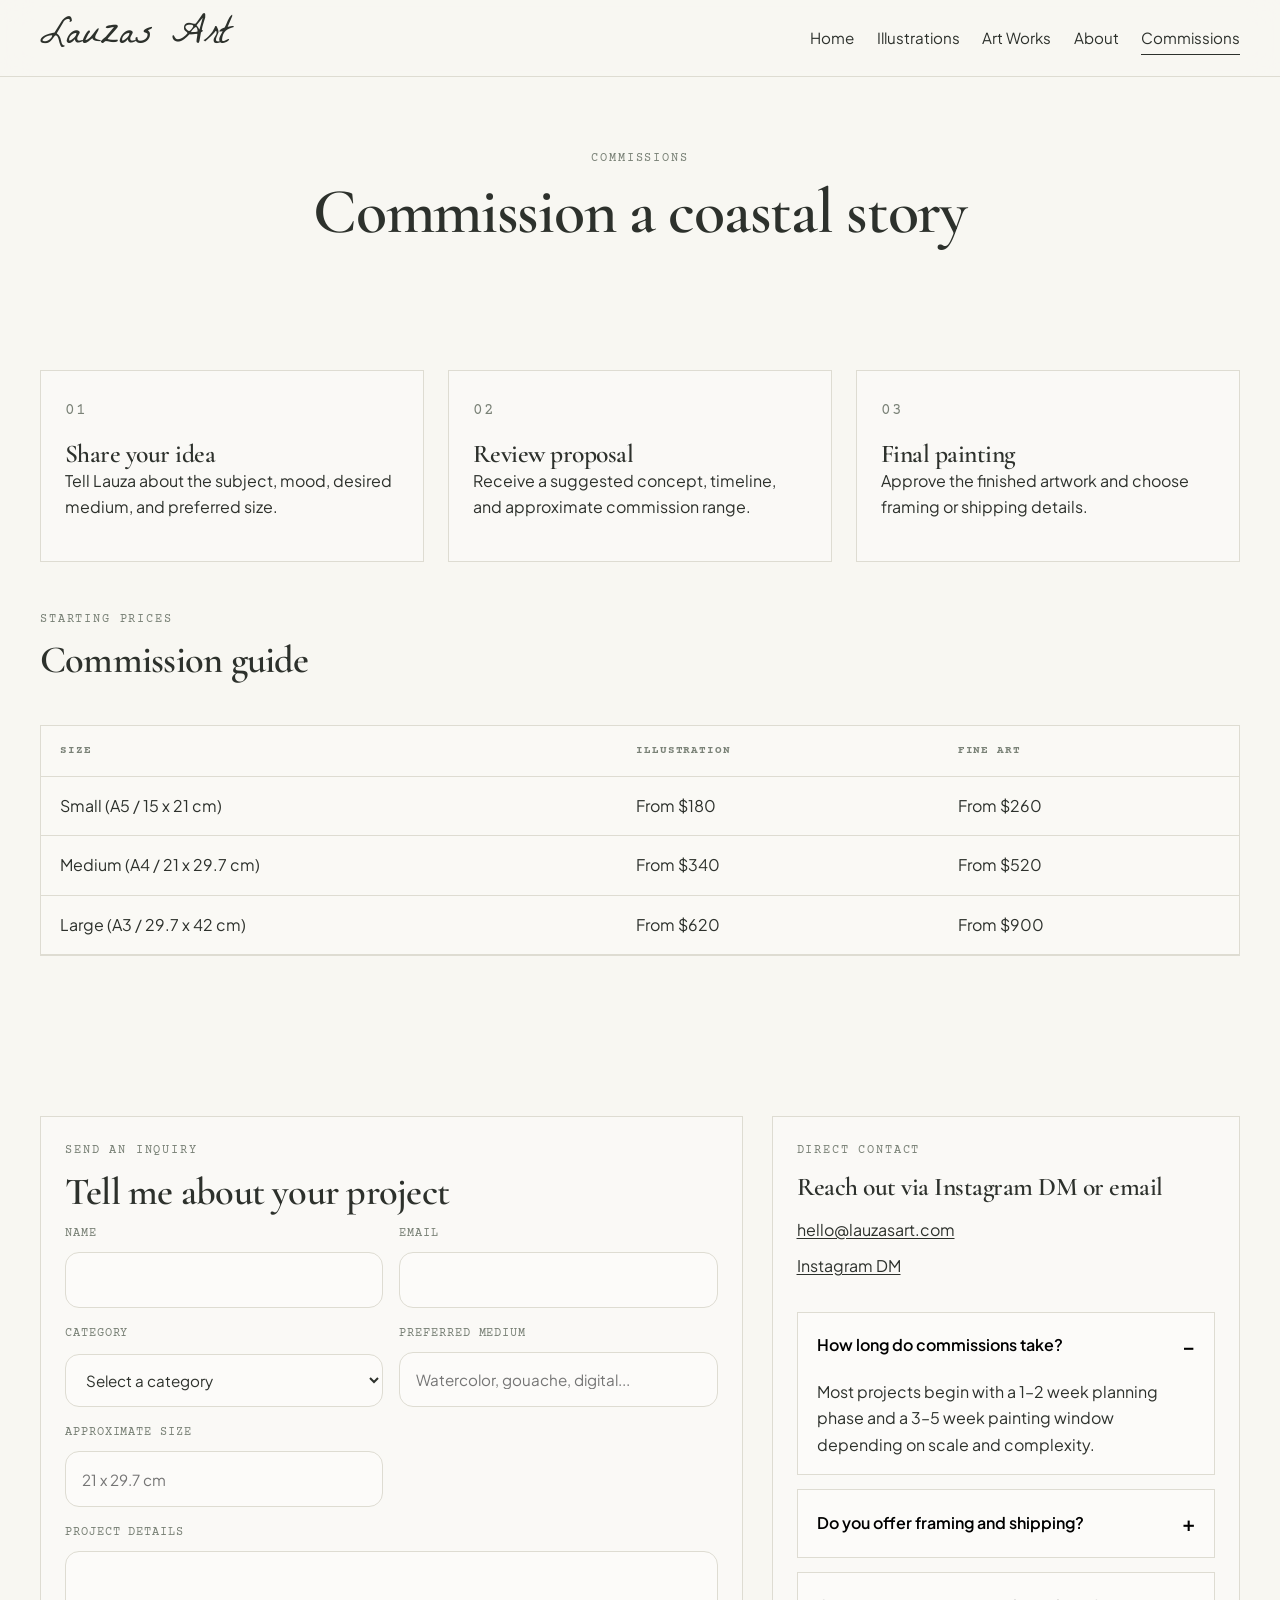
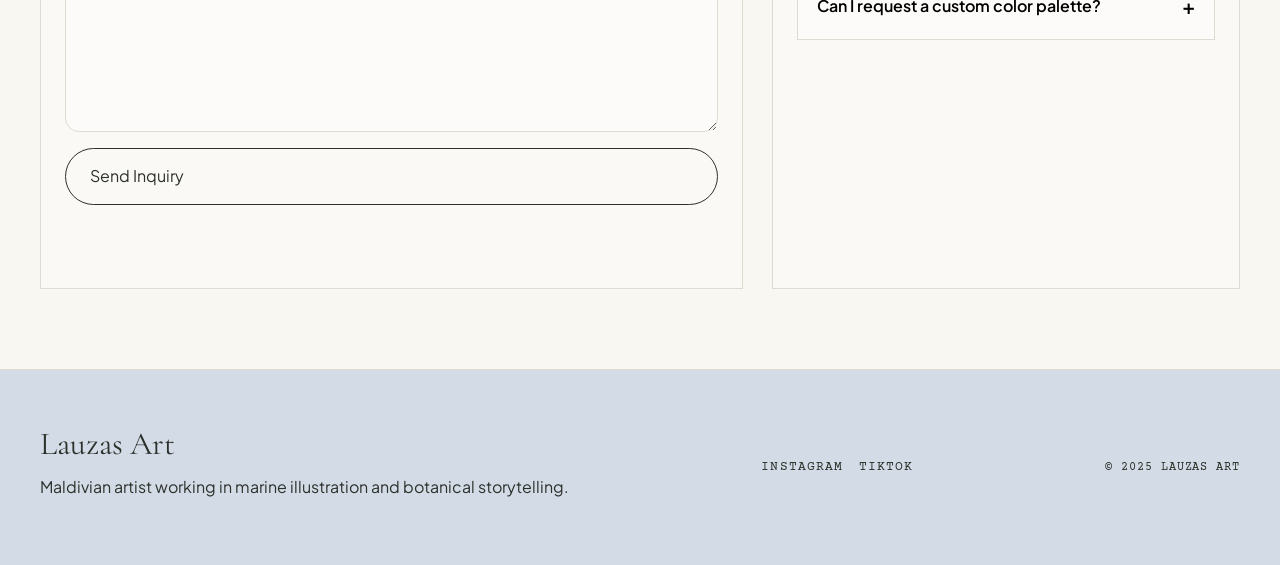
<file: contact.html>
<!DOCTYPE html>
<html lang="en">
  <head>
    <meta charset="UTF-8" />
    <meta name="viewport" content="width=device-width, initial-scale=1.0" />
    <meta
      name="description"
      content="Commission a custom illustration or fine art piece from Lauzas Art and ask questions about timelines, pricing and shipping."
    />
    <title>Lauzas Art | Commissions</title>
    <link rel="preconnect" href="https://fonts.googleapis.com" />
    <link rel="preconnect" href="https://fonts.gstatic.com" crossorigin />
    <link
      href="https://fonts.googleapis.com/css2?family=Cormorant+Garamond:wght@400;500;600;700&family=Courier+Prime:wght@400;700&family=Plus+Jakarta+Sans:wght@400;500;600;700&family=La+Belle+Aurore&display=swap"
      rel="stylesheet"
    />
    <link rel="stylesheet" href="css/styles.css" />
  </head>
  <body class="page-contact">
    <header class="site-header">
      <div class="container nav-shell">
        <a class="brand" href="index.html" aria-label="Lauzas Art home">
          <span class="brand-script">Lauzas Art</span>
        </a>

        <button class="nav-toggle" type="button" aria-expanded="false" aria-controls="site-nav">
          Menu
        </button>

        <nav id="site-nav" class="site-nav" aria-label="Main navigation">
          <a href="index.html">Home</a>
          <a href="illustrations.html">Illustrations</a>
          <a href="artworks.html">Art Works</a>
          <a href="about.html">About</a>
          <a href="contact.html" class="active">Commissions</a>
        </nav>
      </div>
    </header>

    <main>
      <section class="page-hero">
        <div class="container narrow text-center">
          <p class="eyebrow">Commissions</p>
          <h1>Commission a coastal story</h1>
        </div>
      </section>

      <section class="commission-overview">
        <div class="container">
          <div class="process-grid">
            <article class="process-card">
              <span class="step-number">01</span>
              <h3>Share your idea</h3>
              <p>Tell Lauza about the subject, mood, desired medium, and preferred size.</p>
            </article>
            <article class="process-card">
              <span class="step-number">02</span>
              <h3>Review proposal</h3>
              <p>Receive a suggested concept, timeline, and approximate commission range.</p>
            </article>
            <article class="process-card">
              <span class="step-number">03</span>
              <h3>Final painting</h3>
              <p>Approve the finished artwork and choose framing or shipping details.</p>
            </article>
          </div>

          <div class="pricing-wrap">
            <div class="section-header split">
              <div>
                <p class="eyebrow">Starting Prices</p>
                <h2>Commission guide</h2>
              </div>
            </div>

            <div class="table-wrap">
              <table>
                <thead>
                  <tr>
                    <th>Size</th>
                    <th>Illustration</th>
                    <th>Fine Art</th>
                  </tr>
                </thead>
                <tbody>
                  <tr>
                    <td>Small (A5 / 15 x 21 cm)</td>
                    <td>From $180</td>
                    <td>From $260</td>
                  </tr>
                  <tr>
                    <td>Medium (A4 / 21 x 29.7 cm)</td>
                    <td>From $340</td>
                    <td>From $520</td>
                  </tr>
                  <tr>
                    <td>Large (A3 / 29.7 x 42 cm)</td>
                    <td>From $620</td>
                    <td>From $900</td>
                  </tr>
                </tbody>
              </table>
            </div>
          </div>
        </div>
      </section>

      <section class="contact-section">
        <div class="container contact-grid">
          <div class="contact-card">
            <p class="eyebrow">Send an inquiry</p>
            <h2>Tell me about your project</h2>
            <form id="commission-form" novalidate>
              <div class="form-row">
                <label>
                  <span>Name</span>
                  <input type="text" name="name" required />
                </label>
                <label>
                  <span>Email</span>
                  <input type="email" name="email" required />
                </label>
              </div>

              <div class="form-row">
                <label>
                  <span>Category</span>
                  <select name="category" required>
                    <option value="">Select a category</option>
                    <option value="Illustration">Illustration</option>
                    <option value="Fine Art">Fine Art</option>
                  </select>
                </label>
                <label>
                  <span>Preferred Medium</span>
                  <input type="text" name="medium" placeholder="Watercolor, gouache, digital..." required />
                </label>
              </div>

              <div class="form-row">
                <label>
                  <span>Approximate Size</span>
                  <input type="text" name="size" placeholder="21 x 29.7 cm" required />
                </label>
              </div>

              <label>
                <span>Project Details</span>
                <textarea name="details" rows="6" required></textarea>
              </label>

              <button type="submit" class="btn btn-primary">Send Inquiry</button>
              <p class="form-status" aria-live="polite"></p>
            </form>
          </div>

          <aside class="info-card">
            <p class="eyebrow">Direct Contact</p>
            <h3>Reach out via Instagram DM or email</h3>
            <ul>
              <li><a href="mailto:hello@lauzasart.com">hello@lauzasart.com</a></li>
              <li><a href="https://instagram.com" target="_blank" rel="noreferrer">Instagram DM</a></li>
            </ul>

            <div class="faq">
              <div class="faq-item active">
                <button class="faq-question" type="button">How long do commissions take?</button>
                <div class="faq-answer">
                  <p>Most projects begin with a 1–2 week planning phase and a 3–5 week painting window depending on scale and complexity.</p>
                </div>
              </div>
              <div class="faq-item">
                <button class="faq-question" type="button">Do you offer framing and shipping?</button>
                <div class="faq-answer">
                  <p>Yes. Framed pieces and wrapped artwork can be arranged for delivery, with delivery timelines shared during final approval.</p>
                </div>
              </div>
              <div class="faq-item">
                <button class="faq-question" type="button">Can I request a custom color palette?</button>
                <div class="faq-answer">
                  <p>Absolutely. Custom palettes, marine motifs, and botanical references are welcome as part of the concept conversation.</p>
                </div>
              </div>
            </div>
          </aside>
        </div>
      </section>
    </main>

    <footer class="site-footer">
      <div class="container footer-shell">
        <div>
          <p class="footer-title">Lauzas Art</p>
          <p>Maldivian artist working in marine illustration and botanical storytelling.</p>
        </div>
        <div class="footer-links">
          <a href="https://instagram.com" target="_blank" rel="noreferrer">Instagram</a>
          <a href="https://tiktok.com" target="_blank" rel="noreferrer">TikTok</a>
        </div>
        <p class="copyright">© 2025 Lauzas Art</p>
      </div>
    </footer>

    <script src="js/app.js"></script>
  </body>
</html>
</file>
<file: css/styles.css>
:root {
  --bg-primary: #f8f7f2;
  --bg-sage: #bdc8b8;
  --bg-periwinkle: #d3dce6;
  --text-primary: #2d312c;
  --text-muted: #7a8277;
  --border-subtle: #dedcd2;
  --white: #ffffff;
  --shadow-soft: rgba(45, 49, 44, 0.12);
  --shadow-strong: rgba(45, 49, 44, 0.18);
  --radius-lg: 22px;
  --radius-md: 16px;
  --radius-sm: 12px;
  --content-width: min(1200px, calc(100% - 48px));
}

* {
  box-sizing: border-box;
}

html {
  scroll-behavior: smooth;
}

body {
  margin: 0;
  font-family: "Plus Jakarta Sans", sans-serif;
  background: var(--bg-primary);
  color: var(--text-primary);
  line-height: 1.65;
}

img {
  max-width: 100%;
  display: block;
}

a {
  color: inherit;
  text-decoration: none;
}

button,
input,
select,
textarea {
  font: inherit;
}

.container {
  width: var(--content-width);
  margin: 0 auto;
}

.text-center {
  text-align: center;
}

.narrow {
  max-width: 760px;
}

.eyebrow {
  margin: 0 0 0.8rem;
  font-family: "Courier Prime", monospace;
  font-size: 0.72rem;
  letter-spacing: 0.16em;
  text-transform: uppercase;
  color: var(--text-muted);
}

h1,
h2,
h3,
.brand-script {
  font-family: "Cormorant Garamond", serif;
  font-weight: 600;
  letter-spacing: -0.02em;
  margin: 0;
  color: var(--text-primary);
}

h1 {
  font-size: clamp(3rem, 5vw, 5rem);
  line-height: 0.96;
  margin-bottom: 1rem;
}

h2 {
  font-size: clamp(2.3rem, 3vw, 3.2rem);
  line-height: 1;
  margin-bottom: 0.8rem;
}

h3 {
  font-size: clamp(1.6rem, 2vw, 2.1rem);
  line-height: 1.1;
}

p {
  margin: 0 0 1rem;
}

.brand-script {
  font-family: "La Belle Aurore", cursive;
  font-size: clamp(2rem, 3vw, 2.8rem);
  font-weight: 400;
  letter-spacing: 0;
}

.site-header {
  position: sticky;
  top: 0;
  z-index: 20;
  backdrop-filter: blur(16px);
  background: rgba(248, 247, 242, 0.9);
  border-bottom: 1px solid var(--border-subtle);
}

.nav-shell {
  display: flex;
  align-items: center;
  justify-content: space-between;
  gap: 2rem;
  min-height: 76px;
}

.site-nav {
  display: flex;
  align-items: center;
  gap: 1.4rem;
  font-size: 0.95rem;
}

.site-nav a {
  position: relative;
  color: var(--text-primary);
  transition: opacity 0.2s ease;
}

.site-nav a::after {
  content: "";
  position: absolute;
  left: 0;
  bottom: -0.3rem;
  width: 100%;
  height: 1px;
  background: var(--text-primary);
  transform: scaleX(0);
  transform-origin: left;
  transition: transform 0.2s ease;
}

.site-nav a:hover::after,
.site-nav a.active::after {
  transform: scaleX(1);
}

.nav-toggle {
  display: none;
  border: 1px solid var(--border-subtle);
  background: transparent;
  color: var(--text-primary);
  border-radius: 999px;
  padding: 0.7rem 1rem;
  cursor: pointer;
}

.btn {
  display: inline-flex;
  align-items: center;
  gap: 0.6rem;
  border-radius: 999px;
  padding: 0.9rem 1.5rem;
  transition: transform 0.2s ease, box-shadow 0.2s ease;
}

.btn:hover {
  transform: translateY(-1px);
}

.btn-primary {
  background: transparent;
  border: 1px solid var(--text-primary);
  color: var(--text-primary);
}

.btn-secondary {
  background: transparent;
  border: 1px solid var(--border-subtle);
  color: var(--text-primary);
}

.inline-link {
  display: inline-flex;
  align-items: center;
  gap: 0.4rem;
  font-family: "Courier Prime", monospace;
  text-transform: uppercase;
  letter-spacing: 0.08em;
  font-size: 0.7rem;
}

.section-sage {
  background: var(--bg-sage);
}

.hero {
  padding: 5rem 0 4rem;
}

.hero-grid {
  display: grid;
  grid-template-columns: 1.1fr 0.9fr;
  gap: 3rem;
  align-items: center;
}

.frame-card {
  position: relative;
  padding: 1.3rem;
  background: rgba(255, 255, 255, 0.25);
  border: 1px solid rgba(45, 49, 44, 0.18);
  box-shadow: 0 20px 44px var(--shadow-soft);
}

.frame-card img {
  width: 100%;
  aspect-ratio: 4 / 5;
  object-fit: cover;
  border: 1px solid rgba(45, 49, 44, 0.14);
}

.hero-copy {
  display: flex;
  flex-direction: column;
  align-items: flex-start;
}

.lede {
  font-size: 1.1rem;
  max-width: 31rem;
  color: rgba(45, 49, 44, 0.8);
}

.artist-intro,
.feature-collage,
.merchandise,
.about-story,
.timeline-section,
.contact-section,
.commission-overview {
  padding: 5rem 0;
}

.section-header {
  margin-bottom: 2rem;
}

.split {
  display: flex;
  justify-content: space-between;
  align-items: end;
  gap: 2rem;
}

.featured-grid {
  display: grid;
  grid-template-columns: 1.2fr 0.8fr;
  gap: 1.6rem;
}

.feature-card {
  position: relative;
  overflow: hidden;
  min-height: 420px;
  border: 1px solid var(--border-subtle);
  background: var(--white);
}

.feature-card.tall {
  min-height: 520px;
}

.feature-card img {
  width: 100%;
  height: 100%;
  object-fit: cover;
}

.feature-label {
  position: absolute;
  left: 1.1rem;
  right: 1.1rem;
  bottom: 1.1rem;
  display: flex;
  justify-content: space-between;
  align-items: center;
  background: rgba(248, 247, 242, 0.86);
  border: 1px solid rgba(45, 49, 44, 0.18);
  padding: 0.85rem 0.95rem;
  backdrop-filter: blur(10px);
}

.feature-label span {
  font-family: "Cormorant Garamond", serif;
  font-size: 1.8rem;
}

.feature-label a {
  font-size: 1.8rem;
}

.merch-grid {
  display: grid;
  grid-template-columns: repeat(3, minmax(0, 1fr));
  gap: 1.5rem;
}

.product-card {
  background: rgba(255, 255, 255, 0.3);
  border: 1px solid var(--border-subtle);
  overflow: hidden;
}

.product-image {
  aspect-ratio: 4 / 4.5;
  overflow: hidden;
}

.product-image img {
  width: 100%;
  height: 100%;
  object-fit: cover;
}

.product-copy {
  padding: 1.2rem;
}

.page-hero {
  padding: 4.5rem 0 2rem;
}

.page-hero.compact {
  padding-top: 3.5rem;
}

.jump-bar {
  display: flex;
  flex-wrap: wrap;
  gap: 0.75rem;
  padding: 1rem 0 2rem;
}

.jump-bar a {
  border: 1px solid var(--border-subtle);
  background: rgba(255, 255, 255, 0.3);
  padding: 0.7rem 1rem;
  border-radius: 999px;
  font-family: "Courier Prime", monospace;
  font-size: 0.72rem;
  text-transform: uppercase;
  letter-spacing: 0.08em;
}

.gallery-shell {
  padding-bottom: 4rem;
}

.gallery-section {
  margin-bottom: 3rem;
}

.gallery-section-header {
  display: flex;
  justify-content: space-between;
  align-items: center;
  gap: 1rem;
  margin-bottom: 1.1rem;
}

.gallery-section-header h3 {
  font-size: clamp(2rem, 2vw, 2.8rem);
}

.gallery-grid {
  display: grid;
  grid-template-columns: repeat(3, minmax(0, 1fr));
  gap: 1.5rem;
}

.art-card {
  background: rgba(255, 255, 255, 0.36);
  border: 1px solid var(--border-subtle);
  cursor: pointer;
  overflow: hidden;
  transition: transform 0.2s ease, box-shadow 0.2s ease;
}

.art-card:hover,
.art-card:focus-visible {
  transform: translateY(-3px);
  box-shadow: 0 16px 28px var(--shadow-soft);
}

.art-card img {
  width: 100%;
  aspect-ratio: 4 / 4.8;
  object-fit: cover;
}

.art-info {
  padding: 1rem 1rem 1.2rem;
}

.art-header {
  display: flex;
  justify-content: space-between;
  gap: 0.8rem;
  align-items: center;
}

.art-header h3 {
  font-size: 1.8rem;
}

.status-badge {
  flex-shrink: 0;
  display: inline-flex;
  align-items: center;
  justify-content: center;
  padding: 0.35rem 0.6rem;
  border: 1px solid var(--border-subtle);
  border-radius: 999px;
  font-family: "Courier Prime", monospace;
  font-size: 0.67rem;
  text-transform: uppercase;
  letter-spacing: 0.05em;
}

.art-meta {
  font-family: "Courier Prime", monospace;
  font-size: 0.7rem;
  letter-spacing: 0.04em;
  text-transform: uppercase;
  color: var(--text-muted);
  margin-top: 0.75rem;
}

.lightbox {
  position: fixed;
  inset: 0;
  display: flex;
  align-items: center;
  justify-content: center;
  padding: 2rem;
  background: rgba(17, 20, 17, 0.72);
  opacity: 0;
  pointer-events: none;
  transition: opacity 0.2s ease;
  z-index: 60;
}

.lightbox.is-open {
  opacity: 1;
  pointer-events: all;
}

.lightbox-dialog {
  width: min(980px, 92vw);
  background: #f5f2e9;
  border: 1px solid rgba(255, 255, 255, 0.25);
  display: grid;
  grid-template-columns: 1.1fr 0.9fr;
  overflow: hidden;
  box-shadow: 0 24px 55px rgba(0, 0, 0, 0.24);
}

.lightbox-image {
  width: 100%;
  height: 100%;
  min-height: 500px;
  object-fit: cover;
}

.lightbox-copy {
  display: flex;
  flex-direction: column;
  justify-content: center;
  padding: 2rem;
}

.lightbox-title {
  font-size: clamp(2.2rem, 5vw, 3.3rem);
  margin-bottom: 0.7rem;
}

.lightbox-meta {
  font-family: "Courier Prime", monospace;
  font-size: 0.7rem;
  letter-spacing: 0.08em;
  text-transform: uppercase;
  color: var(--text-muted);
  margin-bottom: 1rem;
}

.lightbox-description {
  margin-bottom: 1.5rem;
}

.lightbox-close {
  position: absolute;
  top: 1.2rem;
  right: 1.4rem;
  width: 42px;
  height: 42px;
  border-radius: 50%;
  display: inline-flex;
  align-items: center;
  justify-content: center;
  background: rgba(255, 255, 255, 0.18);
  color: var(--white);
  border: 1px solid rgba(255, 255, 255, 0.32);
  cursor: pointer;
  font-size: 2rem;
}

.story-grid {
  display: grid;
  grid-template-columns: 1fr 0.9fr;
  gap: 2rem;
  align-items: center;
}

.story-copy {
  font-size: 1.05rem;
}

.story-photos {
  display: grid;
  grid-template-columns: 1fr 1fr;
  gap: 1rem;
}

.story-photos img {
  width: 100%;
  aspect-ratio: 4 / 5;
  object-fit: cover;
  border: 1px solid var(--border-subtle);
}

.timeline {
  display: grid;
  gap: 1rem;
  border-top: 1px solid var(--border-subtle);
  padding-top: 1rem;
}

.timeline-item {
  display: grid;
  grid-template-columns: 120px 1fr;
  gap: 1rem;
  padding: 1.1rem 0;
  border-bottom: 1px solid var(--border-subtle);
}

.timeline-item .year {
  font-family: "Courier Prime", monospace;
  font-size: 0.8rem;
  letter-spacing: 0.08em;
  text-transform: uppercase;
  color: var(--text-muted);
}

.process-grid {
  display: grid;
  grid-template-columns: repeat(3, minmax(0, 1fr));
  gap: 1.5rem;
  margin-bottom: 3rem;
}

.process-card,
.contact-card,
.info-card {
  background: rgba(255, 255, 255, 0.28);
  border: 1px solid var(--border-subtle);
  padding: 1.5rem;
}

.step-number {
  display: inline-block;
  margin-bottom: 1rem;
  font-family: "Courier Prime", monospace;
  letter-spacing: 0.08em;
  color: var(--text-muted);
}

.pricing-wrap {
  margin-top: 2rem;
}

.table-wrap {
  overflow-x: auto;
  border: 1px solid var(--border-subtle);
  background: rgba(255, 255, 255, 0.22);
}

table {
  width: 100%;
  border-collapse: collapse;
}

th,
td {
  padding: 1rem 1.2rem;
  border-bottom: 1px solid var(--border-subtle);
  text-align: left;
}

th {
  font-family: "Courier Prime", monospace;
  letter-spacing: 0.08em;
  text-transform: uppercase;
  font-size: 0.7rem;
  color: var(--text-muted);
}

.contact-grid {
  display: grid;
  grid-template-columns: 1.2fr 0.8fr;
  gap: 1.8rem;
}

form {
  display: grid;
  gap: 1rem;
}

.form-row {
  display: grid;
  grid-template-columns: repeat(2, minmax(0, 1fr));
  gap: 1rem;
}

label {
  display: grid;
  gap: 0.55rem;
  font-size: 0.95rem;
}

label span {
  font-family: "Courier Prime", monospace;
  font-size: 0.72rem;
  letter-spacing: 0.08em;
  text-transform: uppercase;
  color: var(--text-muted);
}

input,
select,
textarea {
  width: 100%;
  border: 1px solid var(--border-subtle);
  background: rgba(255, 255, 255, 0.32);
  padding: 0.9rem 1rem;
  border-radius: 14px;
  color: var(--text-primary);
}

input:focus,
select:focus,
textarea:focus {
  outline: 2px solid rgba(45, 49, 44, 0.2);
  outline-offset: 1px;
}

.form-status {
  min-height: 1.5rem;
  margin-top: 0.2rem;
  font-size: 0.9rem;
}

.form-status.error {
  color: #7a2d2d;
}

.info-card ul {
  list-style: none;
  padding: 0;
  display: grid;
  gap: 0.6rem;
  margin: 1rem 0 2rem;
}

.info-card a {
  text-decoration: underline;
  text-underline-offset: 0.14em;
}

.faq {
  display: grid;
  gap: 0.9rem;
}

.faq-item {
  border: 1px solid var(--border-subtle);
  background: rgba(255, 255, 255, 0.25);
}

.faq-question {
  width: 100%;
  display: flex;
  justify-content: space-between;
  align-items: center;
  gap: 1rem;
  border: none;
  background: transparent;
  padding: 1rem 1.2rem;
  text-align: left;
  cursor: pointer;
  font-weight: 600;
}

.faq-question::after {
  content: "+";
  font-size: 1.3rem;
}

.faq-item.active .faq-question::after {
  content: "−";
}

.faq-answer {
  max-height: 0;
  overflow: hidden;
  transition: max-height 0.2s ease;
}

.faq-item.active .faq-answer {
  max-height: 180px;
}

.faq-answer p {
  padding: 0 1.2rem 1rem;
  margin: 0;
}

.site-footer {
  background: var(--bg-periwinkle);
  border-top: 1px solid var(--border-subtle);
  padding: 3rem 0;
}

.footer-shell {
  display: flex;
  align-items: center;
  justify-content: space-between;
  gap: 1.5rem;
}

.footer-title {
  font-family: "Cormorant Garamond", serif;
  font-size: 2rem;
  margin-bottom: 0.2rem;
}

.footer-links {
  display: flex;
  gap: 1rem;
  text-transform: uppercase;
  font-size: 0.8rem;
  letter-spacing: 0.08em;
  font-family: "Courier Prime", monospace;
}

.copyright {
  margin: 0;
  font-family: "Courier Prime", monospace;
  font-size: 0.72rem;
  text-transform: uppercase;
  letter-spacing: 0.08em;
}

@media (max-width: 900px) {
  .hero-grid,
  .story-grid,
  .contact-grid,
  .lightbox-dialog,
  .featured-grid,
  .merch-grid,
  .gallery-grid,
  .process-grid {
    grid-template-columns: 1fr;
  }

  .nav-toggle {
    display: block;
  }

  .site-nav {
    position: absolute;
    top: calc(100% + 0.5rem);
    right: 1.2rem;
    left: 1.2rem;
    display: none;
    flex-direction: column;
    align-items: flex-start;
    background: rgba(248, 247, 242, 0.98);
    border: 1px solid var(--border-subtle);
    padding: 1rem;
    box-shadow: 0 18px 30px var(--shadow-soft);
  }

  .site-nav.is-open {
    display: flex;
  }

  .footer-shell {
    flex-direction: column;
    align-items: flex-start;
  }
}

@media (max-width: 620px) {
  .hero,
  .artist-intro,
  .feature-collage,
  .merchandise,
  .about-story,
  .timeline-section,
  .contact-section,
  .commission-overview {
    padding: 4rem 0;
  }

  .form-row,
  .story-photos {
    grid-template-columns: 1fr;
  }

  .gallery-section-header {
    flex-direction: column;
    align-items: flex-start;
  }

  .lightbox {
    padding: 1rem;
  }

  .lightbox-copy {
    padding: 1.25rem;
  }
}
</file>
